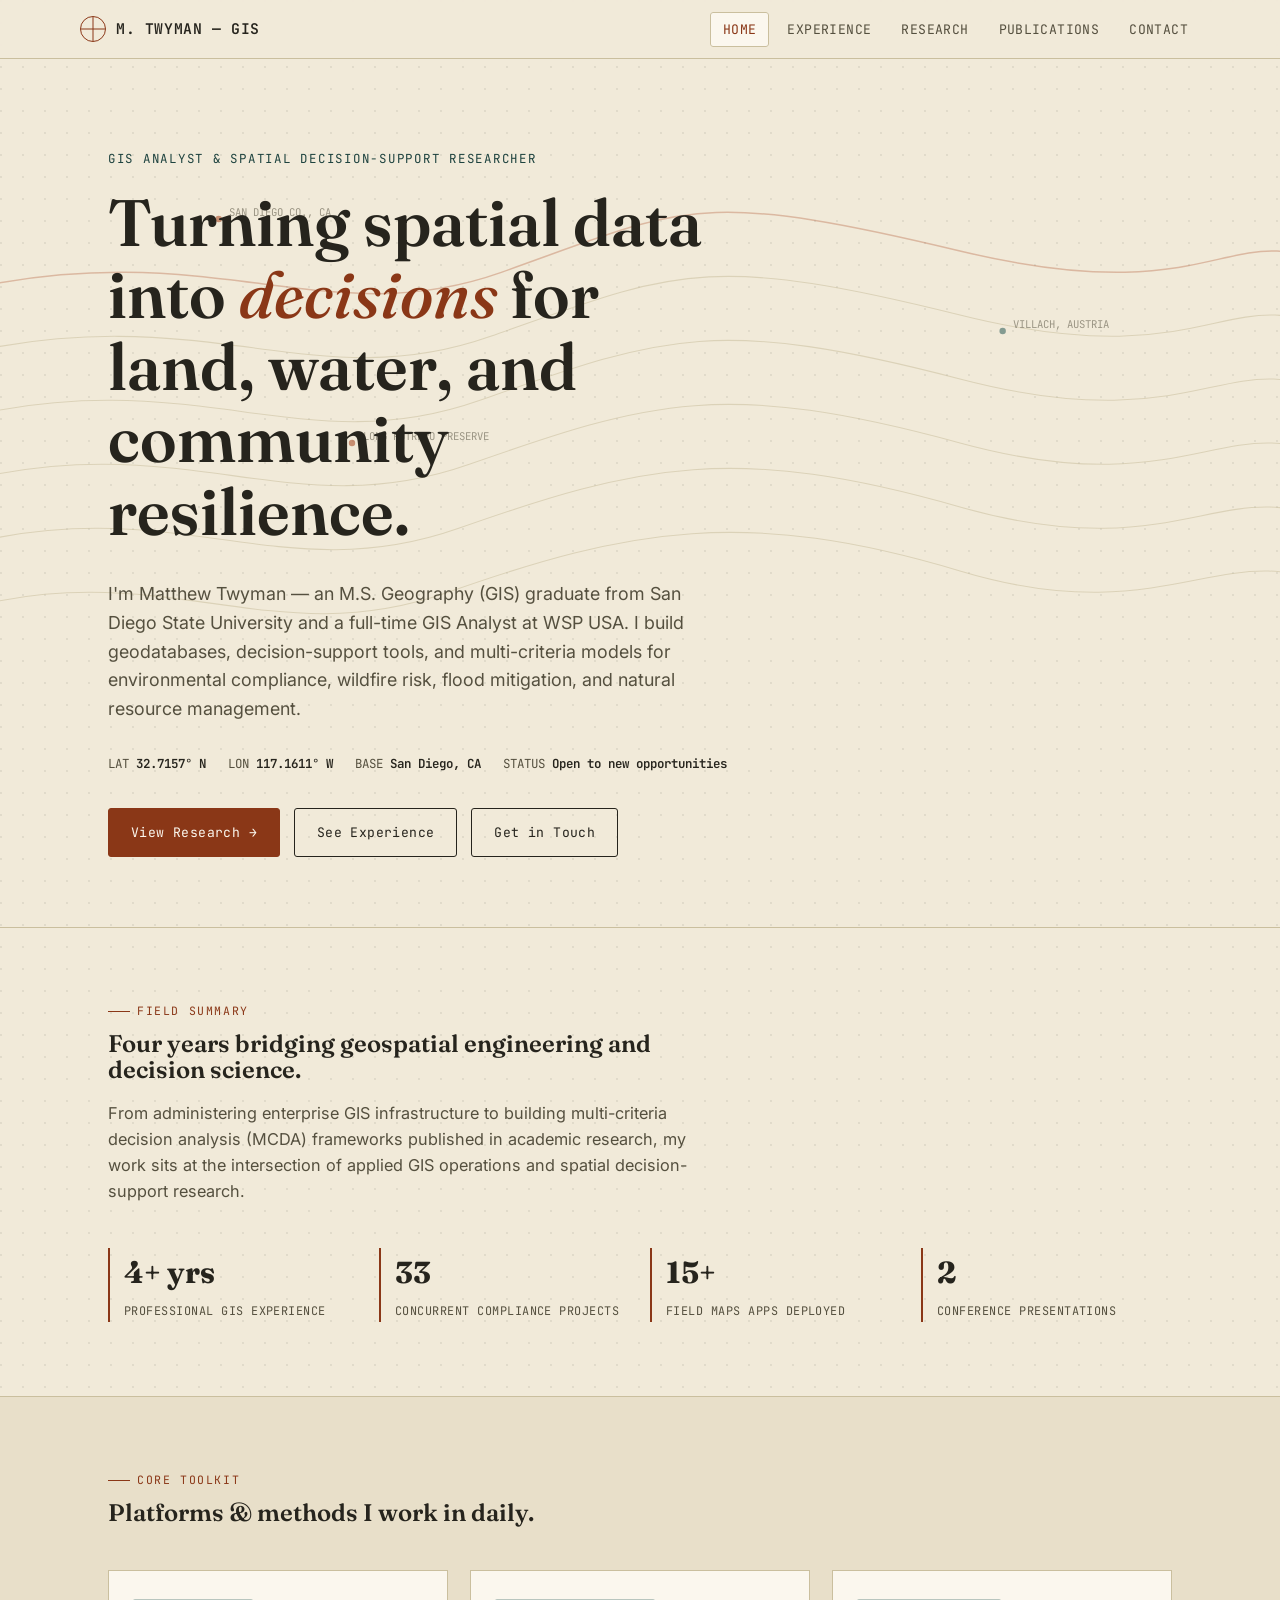
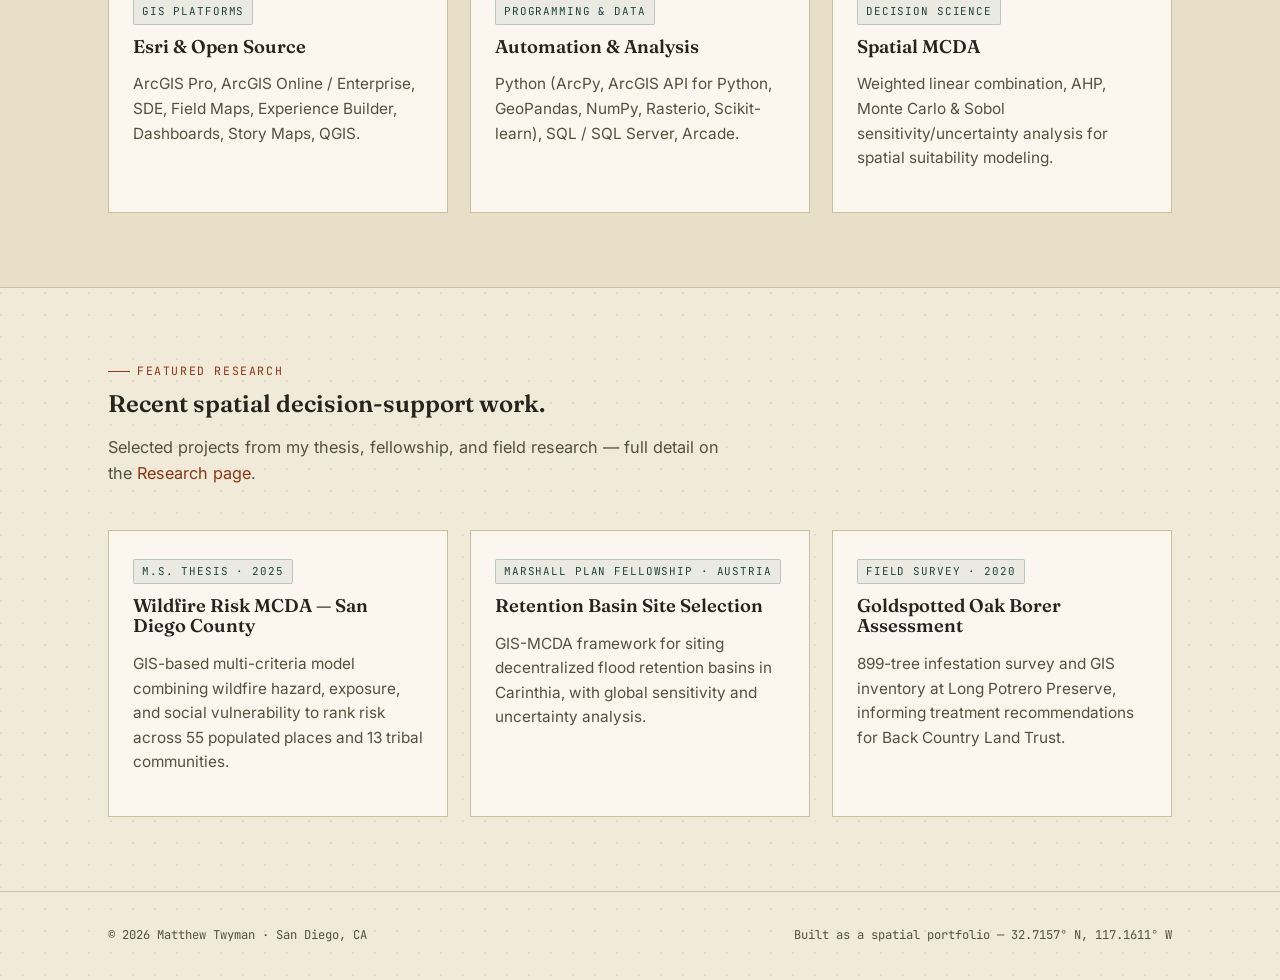
<file: index.html>
<!DOCTYPE html>
<html lang="en">
<head>
<meta charset="UTF-8">
<meta name="viewport" content="width=device-width, initial-scale=1.0">
<title>Matthew Twyman — GIS Analyst &amp; Spatial Researcher</title>
<meta name="description" content="Portfolio of Matthew Twyman — GIS Analyst, spatial researcher, and MCDA specialist based in San Diego, CA.">
<link rel="stylesheet" href="css/style.css">
</head>
<body>

<header class="site-header">
  <div class="wrap nav">
    <a href="index.html" class="brand"><span class="mark"></span>M. TWYMAN — GIS</a>
    <nav>
      <button class="navtoggle" aria-label="Toggle navigation">MENU</button>
      <ul class="navlinks">
        <li><a href="index.html">Home</a></li>
        <li><a href="experience.html">Experience</a></li>
        <li><a href="research.html">Research</a></li>
        <li><a href="publications.html">Publications</a></li>
        <li><a href="contact.html">Contact</a></li>
      </ul>
    </nav>
  </div>
</header>

<section class="hero">
  <svg class="hero-topo" viewBox="0 0 1200 620" preserveAspectRatio="xMidYMid slice" xmlns="http://www.w3.org/2000/svg" aria-hidden="true">
    <g fill="none" stroke="#cabf9e" stroke-width="1">
      <path d="M -50 520 C 150 460, 250 560, 420 500 S 700 420, 900 480 S 1150 440, 1260 500"/>
      <path d="M -50 460 C 160 400, 260 500, 430 440 S 690 360, 900 420 S 1150 380, 1260 440"/>
      <path d="M -50 400 C 170 340, 270 440, 440 380 S 680 300, 900 360 S 1150 320, 1260 380"/>
      <path d="M -50 340 C 180 280, 280 380, 450 320 S 670 240, 900 300 S 1150 260, 1260 320"/>
      <path d="M -50 280 C 190 220, 290 320, 460 260 S 660 180, 900 240 S 1150 200, 1260 260"/>
    </g>
    <g fill="none" stroke="#a8451f" stroke-width="1.4" opacity="0.55">
      <path d="M -50 220 C 200 160, 300 260, 470 200 S 650 120, 900 180 S 1150 140, 1260 200"/>
    </g>
    <g font-family="JetBrains Mono, monospace" font-size="10" fill="#55503f">
      <circle cx="205" cy="150" r="3" fill="#a8451f"/>
      <text x="215" y="147">SAN DIEGO CO., CA</text>
      <circle cx="940" cy="255" r="3" fill="#2b5b57"/>
      <text x="950" y="252">VILLACH, AUSTRIA</text>
      <circle cx="330" cy="360" r="3" fill="#a8451f"/>
      <text x="340" y="357">LONG POTRERO PRESERVE</text>
    </g>
  </svg>

  <div class="wrap">
    <div class="hero-kicker">GIS Analyst &amp; Spatial Decision-Support Researcher</div>
    <h1>Turning spatial data into <em>decisions</em> for land, water, and community resilience.</h1>
    <p class="hero-sub">I'm Matthew Twyman — an M.S. Geography (GIS) graduate from San Diego State University and a full-time GIS Analyst at WSP USA. I build geodatabases, decision-support tools, and multi-criteria models for environmental compliance, wildfire risk, flood mitigation, and natural resource management.</p>

    <div class="hero-coords">
      <span>LAT <b>32.7157° N</b></span>
      <span>LON <b>117.1611° W</b></span>
      <span>BASE <b>San Diego, CA</b></span>
      <span>STATUS <b>Open to new opportunities</b></span>
    </div>

    <div class="cta-row">
      <a class="btn btn-solid" href="research.html">View Research →</a>
      <a class="btn btn-outline" href="experience.html">See Experience</a>
      <a class="btn btn-outline" href="contact.html">Get in Touch</a>
    </div>
  </div>
</section>

<section>
  <div class="wrap">
    <div class="section-head">
      <div class="eyebrow">Field Summary</div>
      <h2>Four years bridging geospatial engineering and decision science.</h2>
      <p>From administering enterprise GIS infrastructure to building multi-criteria decision analysis (MCDA) frameworks published in academic research, my work sits at the intersection of applied GIS operations and spatial decision-support research.</p>
    </div>

    <div class="stats">
      <div class="stat"><b>4+ yrs</b><span>Professional GIS Experience</span></div>
      <div class="stat"><b>33</b><span>Concurrent Compliance Projects</span></div>
      <div class="stat"><b>15+</b><span>Field Maps Apps Deployed</span></div>
      <div class="stat"><b>2</b><span>Conference Presentations</span></div>
    </div>
  </div>
</section>

<section class="alt">
  <div class="wrap">
    <div class="section-head">
      <div class="eyebrow">Core Toolkit</div>
      <h2>Platforms &amp; methods I work in daily.</h2>
    </div>
    <div class="grid grid-3">
      <div class="card">
        <span class="tag">GIS Platforms</span>
        <h3>Esri &amp; Open Source</h3>
        <p>ArcGIS Pro, ArcGIS Online / Enterprise, SDE, Field Maps, Experience Builder, Dashboards, Story Maps, QGIS.</p>
      </div>
      <div class="card">
        <span class="tag">Programming &amp; Data</span>
        <h3>Automation &amp; Analysis</h3>
        <p>Python (ArcPy, ArcGIS API for Python, GeoPandas, NumPy, Rasterio, Scikit-learn), SQL / SQL Server, Arcade.</p>
      </div>
      <div class="card">
        <span class="tag">Decision Science</span>
        <h3>Spatial MCDA</h3>
        <p>Weighted linear combination, AHP, Monte Carlo &amp; Sobol sensitivity/uncertainty analysis for spatial suitability modeling.</p>
      </div>
    </div>
  </div>
</section>

<section>
  <div class="wrap">
    <div class="section-head">
      <div class="eyebrow">Featured Research</div>
      <h2>Recent spatial decision-support work.</h2>
      <p>Selected projects from my thesis, fellowship, and field research — full detail on the <a href="research.html">Research page</a>.</p>
    </div>
    <div class="grid grid-3">
      <div class="card">
        <span class="tag">M.S. Thesis · 2025</span>
        <h3>Wildfire Risk MCDA — San Diego County</h3>
        <p>GIS-based multi-criteria model combining wildfire hazard, exposure, and social vulnerability to rank risk across 55 populated places and 13 tribal communities.</p>
      </div>
      <div class="card">
        <span class="tag">Marshall Plan Fellowship · Austria</span>
        <h3>Retention Basin Site Selection</h3>
        <p>GIS-MCDA framework for siting decentralized flood retention basins in Carinthia, with global sensitivity and uncertainty analysis.</p>
      </div>
      <div class="card">
        <span class="tag">Field Survey · 2020</span>
        <h3>Goldspotted Oak Borer Assessment</h3>
        <p>899-tree infestation survey and GIS inventory at Long Potrero Preserve, informing treatment recommendations for Back Country Land Trust.</p>
      </div>
    </div>
  </div>
</section>

<footer>
  <div class="wrap">
    <span>© 2026 Matthew Twyman · San Diego, CA</span>
    <span>Built as a spatial portfolio — 32.7157° N, 117.1611° W</span>
  </div>
</footer>

<script src="js/script.js"></script>
</body>
</html>
</file>
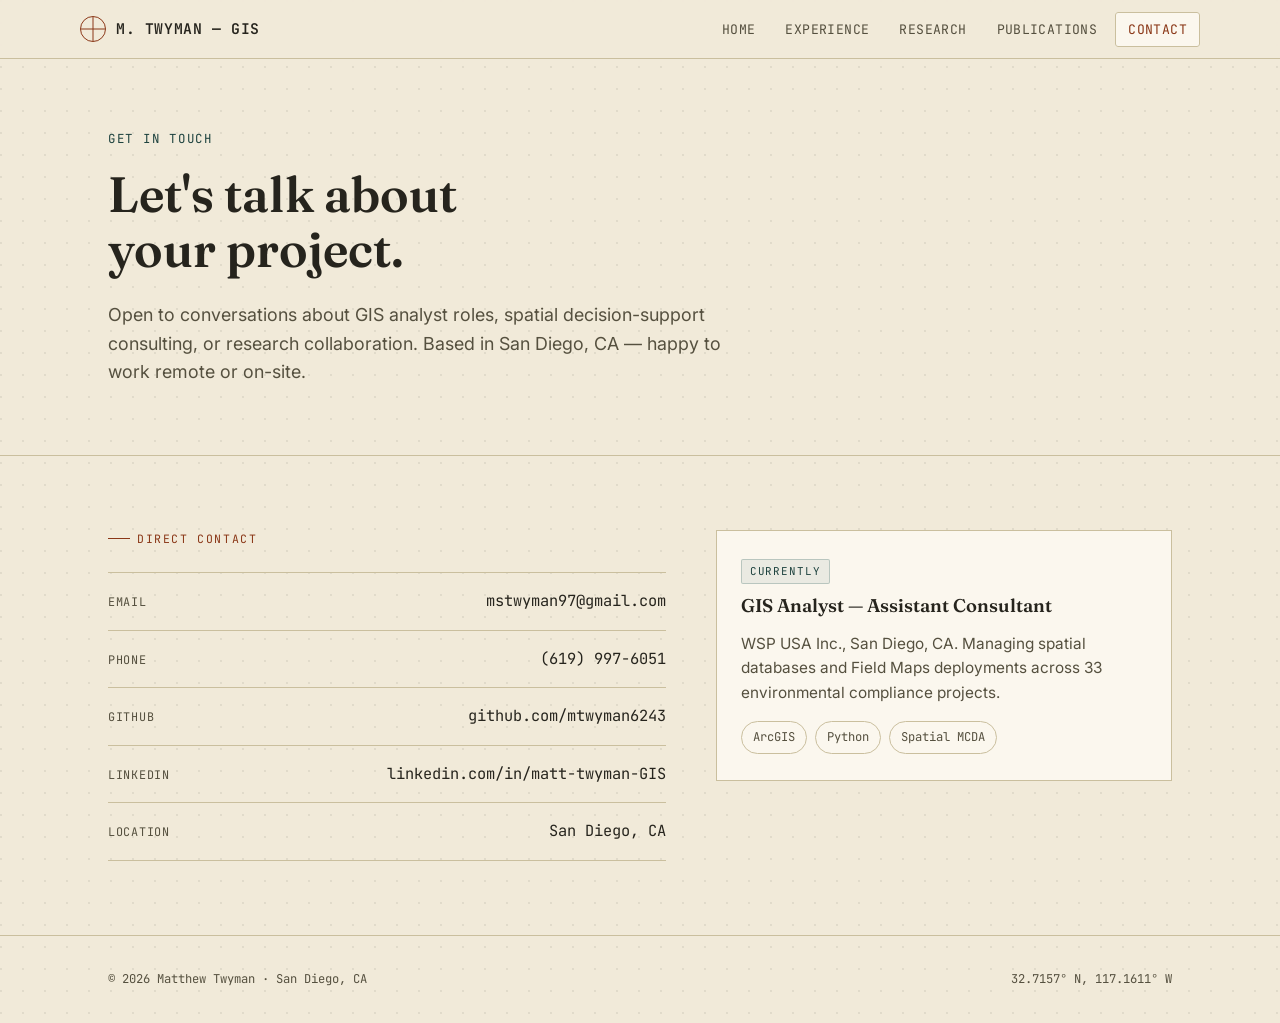
<file: contact.html>
<!DOCTYPE html>
<html lang="en">
<head>
<meta charset="UTF-8">
<meta name="viewport" content="width=device-width, initial-scale=1.0">
<title>Contact — Matthew Twyman</title>
<meta name="description" content="Get in touch with Matthew Twyman, GIS Analyst and spatial researcher based in San Diego, CA.">
<link rel="stylesheet" href="css/style.css">
</head>
<body>

<header class="site-header">
  <div class="wrap nav">
    <a href="index.html" class="brand"><span class="mark"></span>M. TWYMAN — GIS</a>
    <nav>
      <button class="navtoggle" aria-label="Toggle navigation">MENU</button>
      <ul class="navlinks">
        <li><a href="index.html">Home</a></li>
        <li><a href="experience.html">Experience</a></li>
        <li><a href="research.html">Research</a></li>
        <li><a href="publications.html">Publications</a></li>
        <li><a href="contact.html">Contact</a></li>
      </ul>
    </nav>
  </div>
</header>

<section class="hero" style="padding:70px 0 50px;">
  <div class="wrap">
    <div class="hero-kicker">Get In Touch</div>
    <h1 style="font-size:clamp(2rem,4.4vw,3.1rem);">Let's talk about your project.</h1>
    <p class="hero-sub">Open to conversations about GIS analyst roles, spatial decision-support consulting, or research collaboration. Based in San Diego, CA — happy to work remote or on-site.</p>
  </div>
</section>

<section>
  <div class="wrap contact-grid">
    <div>
      <div class="eyebrow">Direct Contact</div>
      <ul class="contact-list">
        <li><span class="label">Email</span><a class="value" href="mailto:mstwyman97@gmail.com">mstwyman97@gmail.com</a></li>
        <li><span class="label">Phone</span><span class="value">(619) 997-6051</span></li>
        <li><span class="label">GitHub</span><a class="value" href="https://github.com/mtwyman6243" target="_blank" rel="noopener">github.com/mtwyman6243</a></li>
        <li><span class="label">LinkedIn</span><a class="value" href="https://linkedin.com/in/matt-twyman-GIS" target="_blank" rel="noopener">linkedin.com/in/matt-twyman-GIS</a></li>
        <li><span class="label">Location</span><span class="value">San Diego, CA</span></li>
      </ul>
    </div>

    <div class="card" style="align-self:start;">
      <span class="tag">Currently</span>
      <h3>GIS Analyst — Assistant Consultant</h3>
      <p>WSP USA Inc., San Diego, CA. Managing spatial databases and Field Maps deployments across 33 environmental compliance projects.</p>
      <div class="chiprow">
        <span class="chip">ArcGIS</span><span class="chip">Python</span><span class="chip">Spatial MCDA</span>
      </div>
    </div>
  </div>
</section>

<footer>
  <div class="wrap">
    <span>© 2026 Matthew Twyman · San Diego, CA</span>
    <span>32.7157° N, 117.1611° W</span>
  </div>
</footer>

<script src="js/script.js"></script>
</body>
</html>
</file>
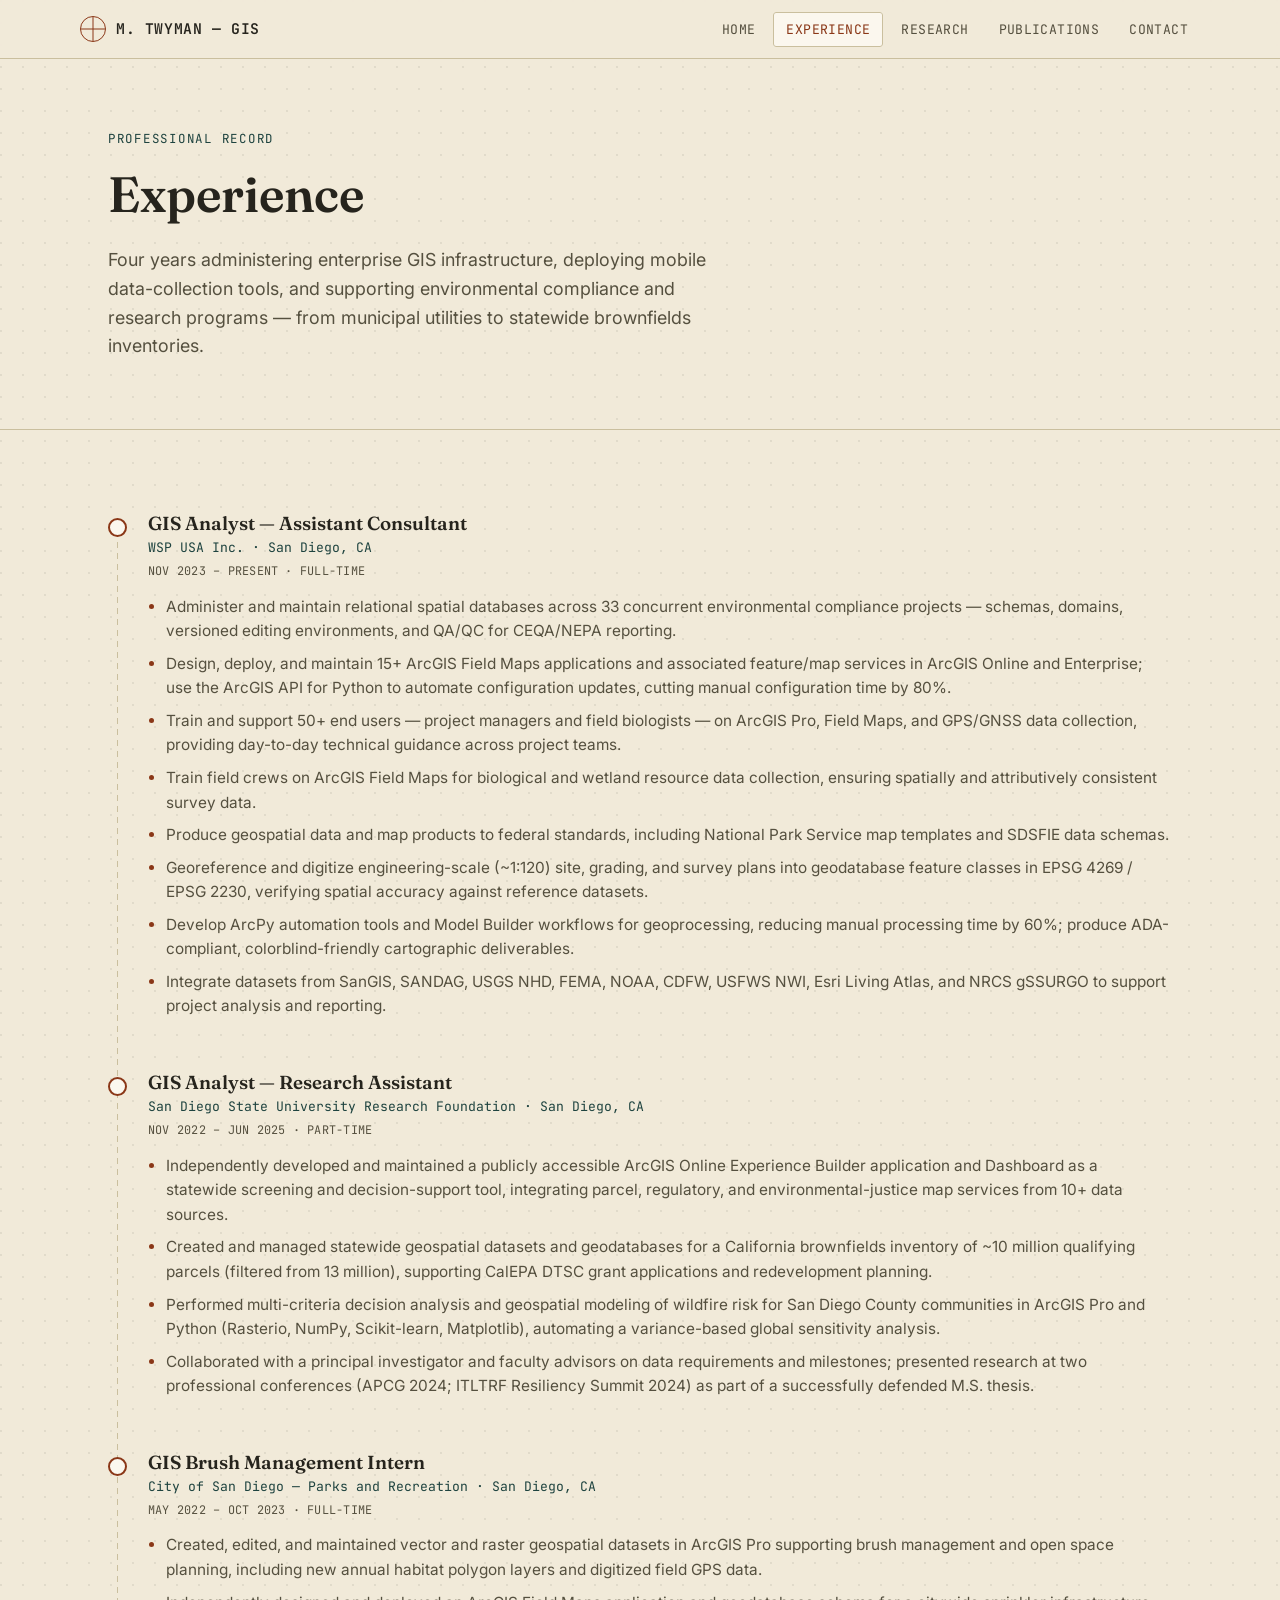
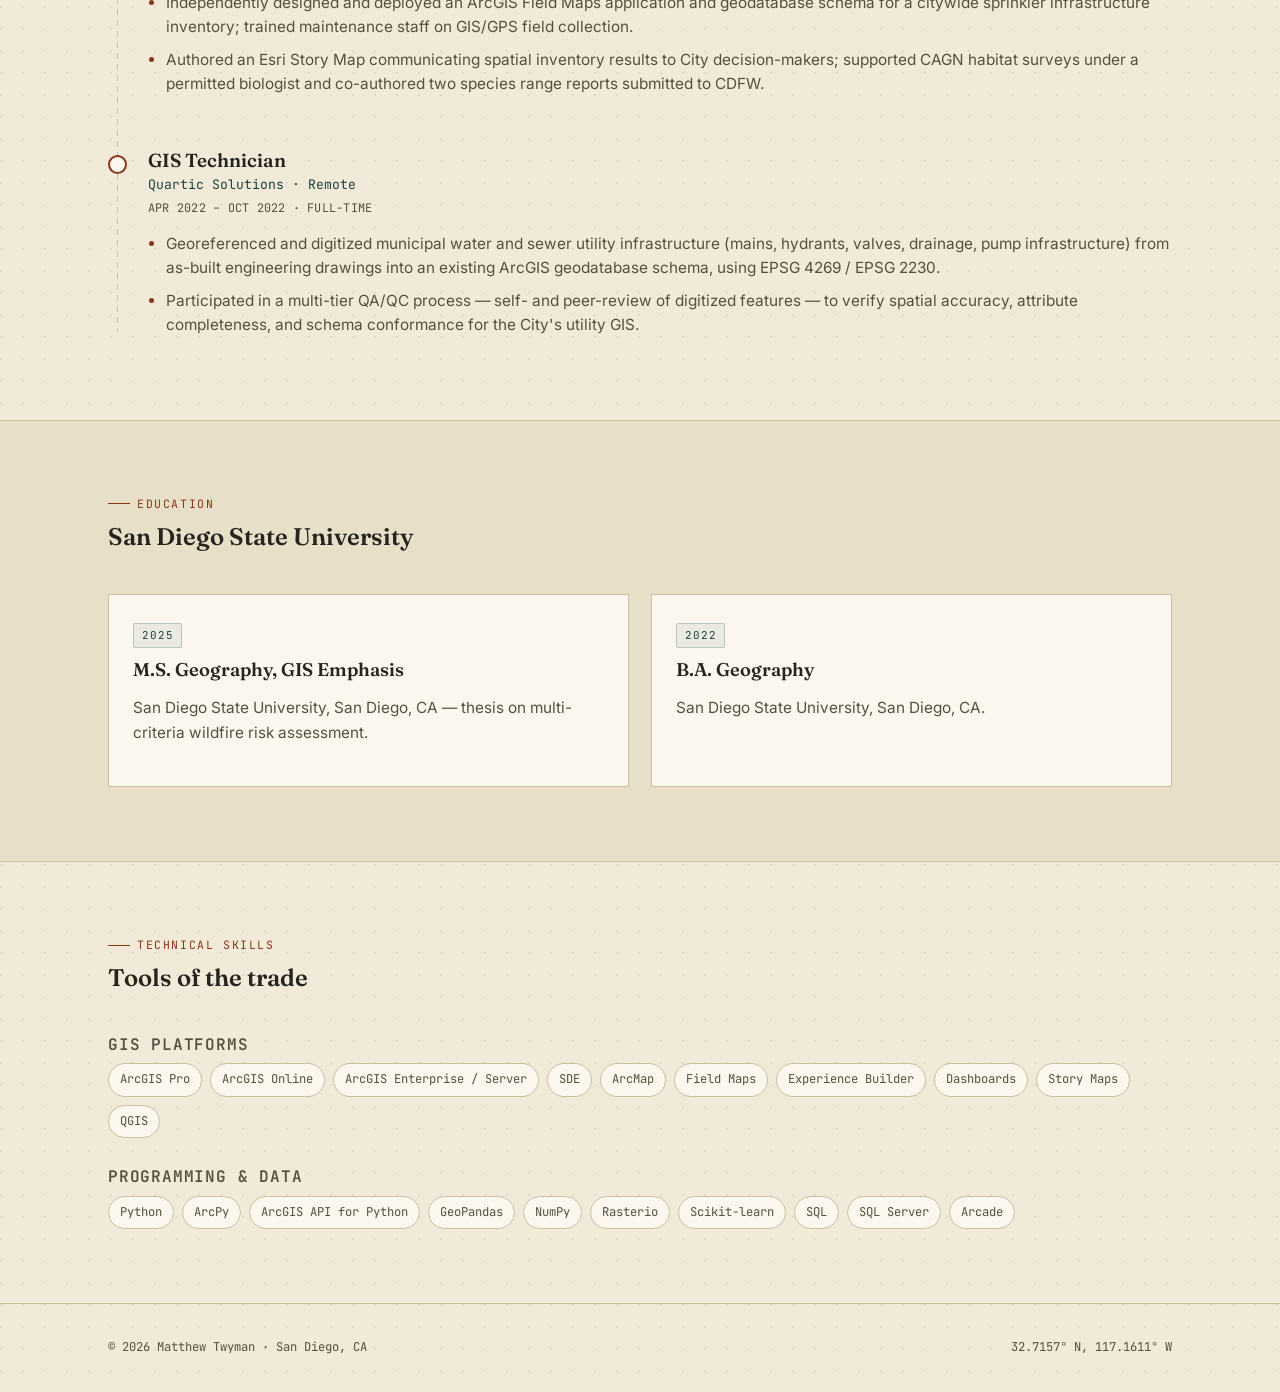
<file: experience.html>
<!DOCTYPE html>
<html lang="en">
<head>
<meta charset="UTF-8">
<meta name="viewport" content="width=device-width, initial-scale=1.0">
<title>Experience — Matthew Twyman</title>
<meta name="description" content="Professional GIS experience of Matthew Twyman across WSP USA, San Diego State University Research Foundation, City of San Diego, and Quartic Solutions.">
<link rel="stylesheet" href="css/style.css">
</head>
<body>

<header class="site-header">
  <div class="wrap nav">
    <a href="index.html" class="brand"><span class="mark"></span>M. TWYMAN — GIS</a>
    <nav>
      <button class="navtoggle" aria-label="Toggle navigation">MENU</button>
      <ul class="navlinks">
        <li><a href="index.html">Home</a></li>
        <li><a href="experience.html">Experience</a></li>
        <li><a href="research.html">Research</a></li>
        <li><a href="publications.html">Publications</a></li>
        <li><a href="contact.html">Contact</a></li>
      </ul>
    </nav>
  </div>
</header>

<section class="hero" style="padding:70px 0 50px;">
  <div class="wrap">
    <div class="hero-kicker">Professional Record</div>
    <h1 style="font-size:clamp(2rem,4.4vw,3.1rem);">Experience</h1>
    <p class="hero-sub">Four years administering enterprise GIS infrastructure, deploying mobile data-collection tools, and supporting environmental compliance and research programs — from municipal utilities to statewide brownfields inventories.</p>
  </div>
</section>

<section>
  <div class="wrap">
    <div class="timeline">

      <div class="tl-item">
        <span class="tl-dot"></span>
        <h3>GIS Analyst — Assistant Consultant</h3>
        <div class="tl-role">WSP USA Inc. · San Diego, CA</div>
        <div class="tl-meta">NOV 2023 – PRESENT · FULL-TIME</div>
        <ul>
          <li>Administer and maintain relational spatial databases across 33 concurrent environmental compliance projects — schemas, domains, versioned editing environments, and QA/QC for CEQA/NEPA reporting.</li>
          <li>Design, deploy, and maintain 15+ ArcGIS Field Maps applications and associated feature/map services in ArcGIS Online and Enterprise; use the ArcGIS API for Python to automate configuration updates, cutting manual configuration time by 80%.</li>
          <li>Train and support 50+ end users — project managers and field biologists — on ArcGIS Pro, Field Maps, and GPS/GNSS data collection, providing day-to-day technical guidance across project teams.</li>
          <li>Train field crews on ArcGIS Field Maps for biological and wetland resource data collection, ensuring spatially and attributively consistent survey data.</li>
          <li>Produce geospatial data and map products to federal standards, including National Park Service map templates and SDSFIE data schemas.</li>
          <li>Georeference and digitize engineering-scale (~1:120) site, grading, and survey plans into geodatabase feature classes in EPSG 4269 / EPSG 2230, verifying spatial accuracy against reference datasets.</li>
          <li>Develop ArcPy automation tools and Model Builder workflows for geoprocessing, reducing manual processing time by 60%; produce ADA-compliant, colorblind-friendly cartographic deliverables.</li>
          <li>Integrate datasets from SanGIS, SANDAG, USGS NHD, FEMA, NOAA, CDFW, USFWS NWI, Esri Living Atlas, and NRCS gSSURGO to support project analysis and reporting.</li>
        </ul>
      </div>

      <div class="tl-item">
        <span class="tl-dot"></span>
        <h3>GIS Analyst — Research Assistant</h3>
        <div class="tl-role">San Diego State University Research Foundation · San Diego, CA</div>
        <div class="tl-meta">NOV 2022 – JUN 2025 · PART-TIME</div>
        <ul>
          <li>Independently developed and maintained a publicly accessible ArcGIS Online Experience Builder application and Dashboard as a statewide screening and decision-support tool, integrating parcel, regulatory, and environmental-justice map services from 10+ data sources.</li>
          <li>Created and managed statewide geospatial datasets and geodatabases for a California brownfields inventory of ~10 million qualifying parcels (filtered from 13 million), supporting CalEPA DTSC grant applications and redevelopment planning.</li>
          <li>Performed multi-criteria decision analysis and geospatial modeling of wildfire risk for San Diego County communities in ArcGIS Pro and Python (Rasterio, NumPy, Scikit-learn, Matplotlib), automating a variance-based global sensitivity analysis.</li>
          <li>Collaborated with a principal investigator and faculty advisors on data requirements and milestones; presented research at two professional conferences (APCG 2024; ITLTRF Resiliency Summit 2024) as part of a successfully defended M.S. thesis.</li>
        </ul>
      </div>

      <div class="tl-item">
        <span class="tl-dot"></span>
        <h3>GIS Brush Management Intern</h3>
        <div class="tl-role">City of San Diego — Parks and Recreation · San Diego, CA</div>
        <div class="tl-meta">MAY 2022 – OCT 2023 · FULL-TIME</div>
        <ul>
          <li>Created, edited, and maintained vector and raster geospatial datasets in ArcGIS Pro supporting brush management and open space planning, including new annual habitat polygon layers and digitized field GPS data.</li>
          <li>Independently designed and deployed an ArcGIS Field Maps application and geodatabase schema for a citywide sprinkler infrastructure inventory; trained maintenance staff on GIS/GPS field collection.</li>
          <li>Authored an Esri Story Map communicating spatial inventory results to City decision-makers; supported CAGN habitat surveys under a permitted biologist and co-authored two species range reports submitted to CDFW.</li>
        </ul>
      </div>

      <div class="tl-item">
        <span class="tl-dot"></span>
        <h3>GIS Technician</h3>
        <div class="tl-role">Quartic Solutions · Remote</div>
        <div class="tl-meta">APR 2022 – OCT 2022 · FULL-TIME</div>
        <ul>
          <li>Georeferenced and digitized municipal water and sewer utility infrastructure (mains, hydrants, valves, drainage, pump infrastructure) from as-built engineering drawings into an existing ArcGIS geodatabase schema, using EPSG 4269 / EPSG 2230.</li>
          <li>Participated in a multi-tier QA/QC process — self- and peer-review of digitized features — to verify spatial accuracy, attribute completeness, and schema conformance for the City's utility GIS.</li>
        </ul>
      </div>

    </div>
  </div>
</section>

<section class="alt">
  <div class="wrap">
    <div class="section-head">
      <div class="eyebrow">Education</div>
      <h2>San Diego State University</h2>
    </div>
    <div class="grid grid-2">
      <div class="card">
        <span class="tag">2025</span>
        <h3>M.S. Geography, GIS Emphasis</h3>
        <p>San Diego State University, San Diego, CA — thesis on multi-criteria wildfire risk assessment.</p>
      </div>
      <div class="card">
        <span class="tag">2022</span>
        <h3>B.A. Geography</h3>
        <p>San Diego State University, San Diego, CA.</p>
      </div>
    </div>
  </div>
</section>

<section>
  <div class="wrap">
    <div class="section-head">
      <div class="eyebrow">Technical Skills</div>
      <h2>Tools of the trade</h2>
    </div>
    <h3 style="font-size:1rem;font-family:var(--font-mono);text-transform:uppercase;letter-spacing:.05em;color:var(--ink-soft);">GIS Platforms</h3>
    <div class="chiprow">
      <span class="chip">ArcGIS Pro</span><span class="chip">ArcGIS Online</span><span class="chip">ArcGIS Enterprise / Server</span>
      <span class="chip">SDE</span><span class="chip">ArcMap</span><span class="chip">Field Maps</span>
      <span class="chip">Experience Builder</span><span class="chip">Dashboards</span><span class="chip">Story Maps</span><span class="chip">QGIS</span>
    </div>
    <h3 style="font-size:1rem;font-family:var(--font-mono);text-transform:uppercase;letter-spacing:.05em;color:var(--ink-soft);margin-top:30px;">Programming &amp; Data</h3>
    <div class="chiprow">
      <span class="chip">Python</span><span class="chip">ArcPy</span><span class="chip">ArcGIS API for Python</span>
      <span class="chip">GeoPandas</span><span class="chip">NumPy</span><span class="chip">Rasterio</span>
      <span class="chip">Scikit-learn</span><span class="chip">SQL</span><span class="chip">SQL Server</span><span class="chip">Arcade</span>
    </div>
  </div>
</section>

<footer>
  <div class="wrap">
    <span>© 2026 Matthew Twyman · San Diego, CA</span>
    <span>32.7157° N, 117.1611° W</span>
  </div>
</footer>

<script src="js/script.js"></script>
</body>
</html>
</file>
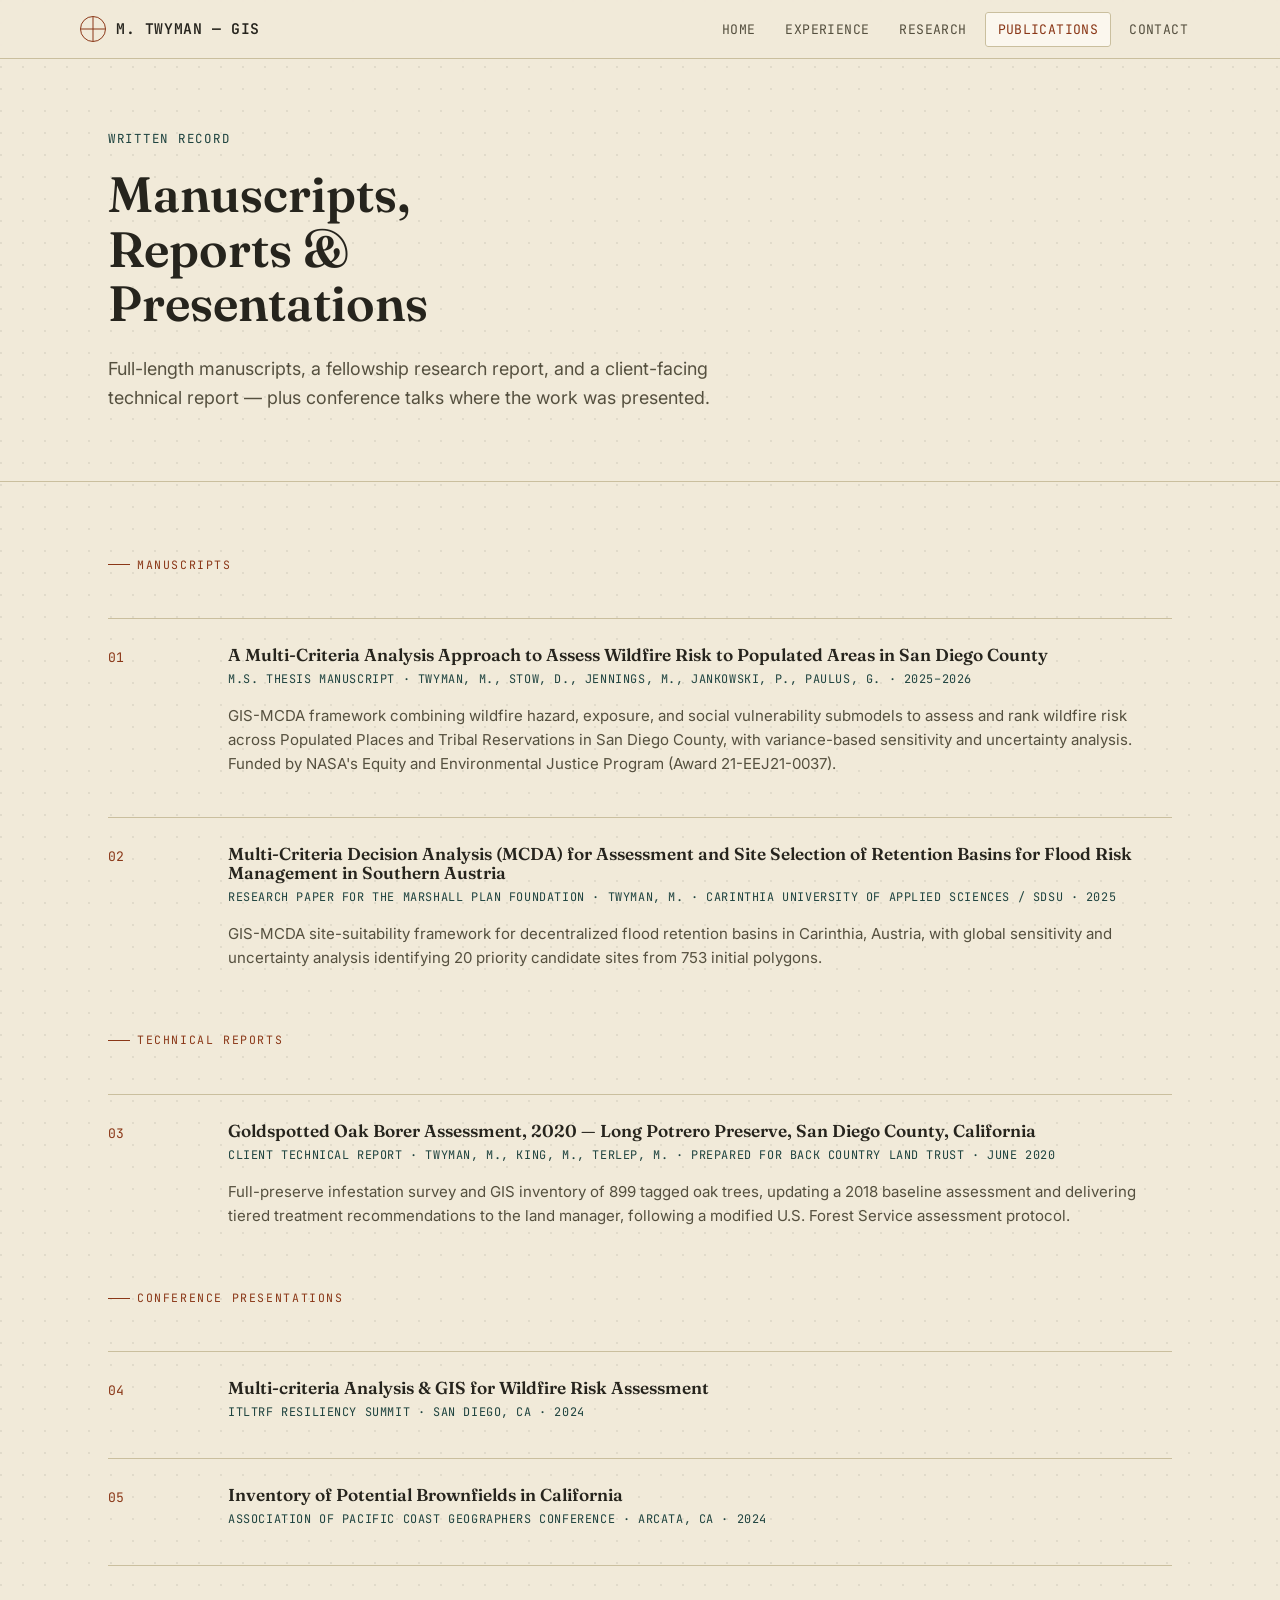
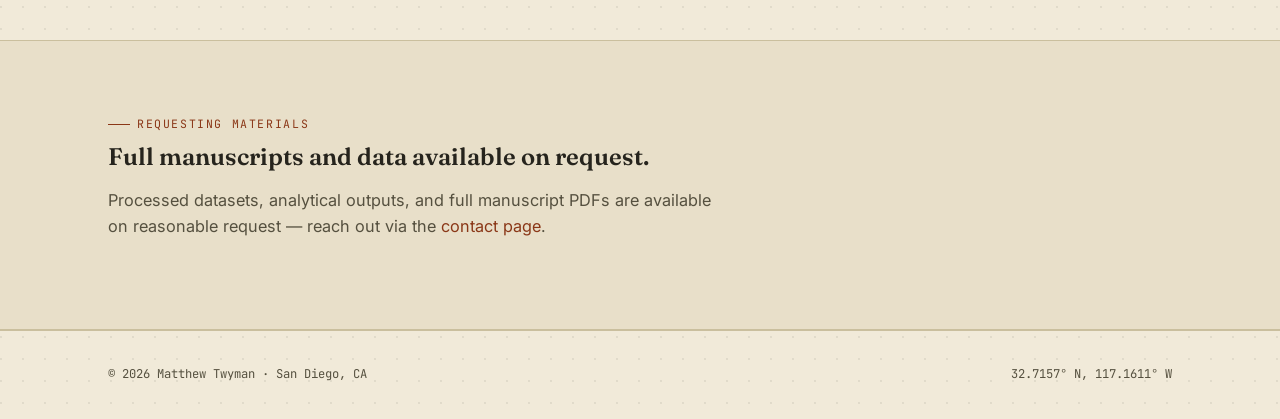
<file: publications.html>
<!DOCTYPE html>
<html lang="en">
<head>
<meta charset="UTF-8">
<meta name="viewport" content="width=device-width, initial-scale=1.0">
<title>Publications &amp; Reports — Matthew Twyman</title>
<meta name="description" content="Manuscripts, technical reports, and conference presentations authored by Matthew Twyman.">
<link rel="stylesheet" href="css/style.css">
</head>
<body>

<header class="site-header">
  <div class="wrap nav">
    <a href="index.html" class="brand"><span class="mark"></span>M. TWYMAN — GIS</a>
    <nav>
      <button class="navtoggle" aria-label="Toggle navigation">MENU</button>
      <ul class="navlinks">
        <li><a href="index.html">Home</a></li>
        <li><a href="experience.html">Experience</a></li>
        <li><a href="research.html">Research</a></li>
        <li><a href="publications.html">Publications</a></li>
        <li><a href="contact.html">Contact</a></li>
      </ul>
    </nav>
  </div>
</header>

<section class="hero" style="padding:70px 0 50px;">
  <div class="wrap">
    <div class="hero-kicker">Written Record</div>
    <h1 style="font-size:clamp(2rem,4.4vw,3.1rem);">Manuscripts, Reports &amp; Presentations</h1>
    <p class="hero-sub">Full-length manuscripts, a fellowship research report, and a client-facing technical report — plus conference talks where the work was presented.</p>
  </div>
</section>

<section>
  <div class="wrap">

    <div class="section-head"><div class="eyebrow">Manuscripts</div></div>

    <div class="pub">
      <div class="pub-index">01</div>
      <div>
        <h3>A Multi-Criteria Analysis Approach to Assess Wildfire Risk to Populated Areas in San Diego County</h3>
        <div class="meta">M.S. Thesis Manuscript · Twyman, M., Stow, D., Jennings, M., Jankowski, P., Paulus, G. · 2025–2026</div>
        <p>GIS-MCDA framework combining wildfire hazard, exposure, and social vulnerability submodels to assess and rank wildfire risk across Populated Places and Tribal Reservations in San Diego County, with variance-based sensitivity and uncertainty analysis. Funded by NASA's Equity and Environmental Justice Program (Award 21-EEJ21-0037).</p>
      </div>
    </div>

    <div class="pub">
      <div class="pub-index">02</div>
      <div>
        <h3>Multi-Criteria Decision Analysis (MCDA) for Assessment and Site Selection of Retention Basins for Flood Risk Management in Southern Austria</h3>
        <div class="meta">Research Paper for the Marshall Plan Foundation · Twyman, M. · Carinthia University of Applied Sciences / SDSU · 2025</div>
        <p>GIS-MCDA site-suitability framework for decentralized flood retention basins in Carinthia, Austria, with global sensitivity and uncertainty analysis identifying 20 priority candidate sites from 753 initial polygons.</p>
      </div>
    </div>

    <div class="section-head" style="margin-top:20px;"><div class="eyebrow">Technical Reports</div></div>

    <div class="pub">
      <div class="pub-index">03</div>
      <div>
        <h3>Goldspotted Oak Borer Assessment, 2020 — Long Potrero Preserve, San Diego County, California</h3>
        <div class="meta">Client Technical Report · Twyman, M., King, M., Terlep, M. · Prepared for Back Country Land Trust · June 2020</div>
        <p>Full-preserve infestation survey and GIS inventory of 899 tagged oak trees, updating a 2018 baseline assessment and delivering tiered treatment recommendations to the land manager, following a modified U.S. Forest Service assessment protocol.</p>
      </div>
    </div>

    <div class="section-head" style="margin-top:20px;"><div class="eyebrow">Conference Presentations</div></div>

    <div class="pub">
      <div class="pub-index">04</div>
      <div>
        <h3>Multi-criteria Analysis &amp; GIS for Wildfire Risk Assessment</h3>
        <div class="meta">ITLTRF Resiliency Summit · San Diego, CA · 2024</div>
      </div>
    </div>

    <div class="pub">
      <div class="pub-index">05</div>
      <div>
        <h3>Inventory of Potential Brownfields in California</h3>
        <div class="meta">Association of Pacific Coast Geographers Conference · Arcata, CA · 2024</div>
      </div>
    </div>

  </div>
</section>

<section class="alt">
  <div class="wrap">
    <div class="section-head" style="margin-bottom:0;">
      <div class="eyebrow">Requesting Materials</div>
      <h2>Full manuscripts and data available on request.</h2>
      <p>Processed datasets, analytical outputs, and full manuscript PDFs are available on reasonable request — reach out via the <a href="contact.html">contact page</a>.</p>
    </div>
  </div>
</section>

<footer>
  <div class="wrap">
    <span>© 2026 Matthew Twyman · San Diego, CA</span>
    <span>32.7157° N, 117.1611° W</span>
  </div>
</footer>

<script src="js/script.js"></script>
</body>
</html>
</file>
<file: css/style.css>
/* ==========================================================================
   Matthew Twyman — GIS Portfolio
   Design system: topographic survey / field-map aesthetic
   ========================================================================== */

@import url('https://fonts.googleapis.com/css2?family=Fraunces:ital,opsz,wght@0,9..144,400;0,9..144,500;0,9..144,600;0,9..144,700;1,9..144,500&family=Inter:wght@400;500;600;700&family=JetBrains+Mono:wght@400;500;600&display=swap');

:root{
  --paper: #f1ead9;
  --paper-deep: #e8dfc9;
  --panel: #fbf7ee;
  --ink: #26241d;
  --ink-soft: #55503f;
  --contour: #cabf9e;
  --contour-soft: #ddd3b6;
  --rust: #a8451f;
  --rust-deep: #8a3717;
  --teal: #2b5b57;
  --teal-deep: #1e433f;
  --olive: #6e7a45;
  --gold: #b9862f;

  --font-display: 'Fraunces', serif;
  --font-body: 'Inter', sans-serif;
  --font-mono: 'JetBrains Mono', monospace;

  --maxw: 1120px;
}

*{ box-sizing: border-box; }
html{ scroll-behavior: smooth; }

body{
  margin:0;
  background: var(--paper);
  color: var(--ink);
  font-family: var(--font-body);
  font-size: 16px;
  line-height: 1.6;
  background-image:
    radial-gradient(circle at 1px 1px, rgba(38,36,29,0.08) 1px, transparent 0);
  background-size: 22px 22px;
}

::selection{ background: var(--rust); color: var(--panel); }

a{ color: var(--rust-deep); text-decoration: none; }
a:hover{ text-decoration: underline; }
a:focus-visible, button:focus-visible{ outline: 2px solid var(--teal); outline-offset: 3px; }

h1,h2,h3,h4{
  font-family: var(--font-display);
  font-weight: 600;
  color: var(--ink);
  line-height: 1.1;
  margin: 0 0 .5em;
}

.eyebrow{
  font-family: var(--font-mono);
  font-size: .72rem;
  letter-spacing: .14em;
  text-transform: uppercase;
  color: var(--rust-deep);
  display:flex;
  align-items:center;
  gap:.6em;
  margin-bottom: .9em;
}
.eyebrow::before{
  content:"";
  width: 22px; height: 1px;
  background: var(--rust-deep);
  display:inline-block;
}

.wrap{ max-width: var(--maxw); margin: 0 auto; padding: 0 28px; }

/* ---------- coordinate frame corners (signature motif) ---------- */
.frame{
  position: relative;
  border: 1px solid var(--contour);
}
.frame::before, .frame::after,
.frame .tick-tl, .frame .tick-br{ content:""; }
.crosshair{
  position:absolute; width:14px; height:14px; pointer-events:none;
}
.crosshair::before, .crosshair::after{
  content:""; position:absolute; background: var(--rust-deep);
}
.crosshair::before{ width:14px; height:1px; top:6.5px; left:0; }
.crosshair::after{ width:1px; height:14px; left:6.5px; top:0; }
.crosshair.tl{ top:-7px; left:-7px; }
.crosshair.tr{ top:-7px; right:-7px; }
.crosshair.bl{ bottom:-7px; left:-7px; }
.crosshair.br{ bottom:-7px; right:-7px; }

/* ---------- header / nav ---------- */
.site-header{
  position: sticky; top:0; z-index: 40;
  background: rgba(241,234,217,0.92);
  backdrop-filter: blur(6px);
  border-bottom: 1px solid var(--contour);
}
.nav{
  display:flex; align-items:center; justify-content:space-between;
  padding: 16px 0;
}
.brand{
  font-family: var(--font-mono);
  font-weight: 600;
  font-size: .92rem;
  letter-spacing: .04em;
  color: var(--ink);
  display:flex; align-items:center; gap:10px;
}
.brand:hover{ text-decoration:none; }
.brand .mark{
  width: 26px; height: 26px;
  border-radius: 50%;
  border: 1.5px solid var(--rust-deep);
  position: relative;
  display:inline-block;
  flex-shrink:0;
}
.brand .mark::before, .brand .mark::after{
  content:""; position:absolute; background: var(--rust-deep);
}
.brand .mark::before{ width: 100%; height: 1px; top: 50%; left:0; transform: translateY(-50%); }
.brand .mark::after{ height: 100%; width: 1px; left: 50%; top:0; transform: translateX(-50%); }

.navlinks{ display:flex; gap: 6px; list-style:none; margin:0; padding:0; font-family: var(--font-mono); font-size: .82rem; }
.navlinks a{
  color: var(--ink-soft);
  padding: 8px 12px;
  border-radius: 3px;
  letter-spacing:.03em;
  text-transform: uppercase;
}
.navlinks a:hover{ color: var(--rust-deep); text-decoration:none; background: var(--paper-deep); }
.navlinks a.active{ color: var(--rust-deep); background: var(--panel); border:1px solid var(--contour); }

.navtoggle{ display:none; background:none; border:1px solid var(--contour); border-radius:4px; padding:8px 10px; font-family:var(--font-mono); cursor:pointer; }

@media (max-width: 760px){
  .navtoggle{ display:block; }
  .navlinks{
    position:absolute; top: 100%; left:0; right:0;
    flex-direction:column; background: var(--panel);
    border-bottom: 1px solid var(--contour);
    padding: 10px 20px 18px;
    display:none;
  }
  .navlinks.open{ display:flex; }
  .navlinks a{ padding: 12px 8px; }
}

/* ---------- hero ---------- */
.hero{
  position: relative;
  padding: 90px 0 70px;
  overflow: hidden;
  border-bottom: 1px solid var(--contour);
}
.hero .wrap{ position:relative; z-index:2; }
.hero-topo{
  position:absolute; inset:0; z-index:1; opacity:.55;
  pointer-events:none;
}
.hero-kicker{
  font-family: var(--font-mono); font-size: .78rem; letter-spacing:.14em;
  text-transform:uppercase; color: var(--teal-deep); margin-bottom: 18px;
}
.hero h1{
  font-size: clamp(2.4rem, 5.4vw, 4.1rem);
  max-width: 14ch;
}
.hero h1 em{ font-style: italic; color: var(--rust-deep); font-weight:500; }
.hero-sub{
  max-width: 56ch; font-size: 1.12rem; color: var(--ink-soft); margin-top: 18px;
}
.hero-coords{
  font-family: var(--font-mono); font-size: .78rem; color: var(--ink-soft);
  margin-top: 30px; display:flex; gap: 22px; flex-wrap:wrap;
}
.hero-coords span b{ color: var(--ink); font-weight:600; }

.cta-row{ display:flex; gap:14px; margin-top: 34px; flex-wrap:wrap; }
.btn{
  font-family: var(--font-mono); font-size: .82rem; letter-spacing:.03em;
  padding: 13px 22px; border-radius: 3px; display:inline-block;
  border: 1px solid var(--ink);
}
.btn:hover{ text-decoration:none; }
.btn-solid{ background: var(--rust-deep); border-color: var(--rust-deep); color: var(--panel); }
.btn-solid:hover{ background: var(--rust); }
.btn-outline{ background:transparent; color: var(--ink); }
.btn-outline:hover{ background: var(--panel); }

/* ---------- sections ---------- */
section{ padding: 74px 0; }
section.alt{ background: var(--paper-deep); border-top:1px solid var(--contour); border-bottom:1px solid var(--contour); }
.section-head{ max-width: 62ch; margin-bottom: 44px; }
.section-head p{ color: var(--ink-soft); font-size: 1.02rem; }

/* ---------- cards / grid ---------- */
.grid{ display:grid; gap: 22px; }
.grid-3{ grid-template-columns: repeat(3, 1fr); }
.grid-2{ grid-template-columns: repeat(2, 1fr); }
@media (max-width: 860px){ .grid-3, .grid-2{ grid-template-columns: 1fr; } }

.card{
  background: var(--panel);
  border: 1px solid var(--contour);
  padding: 26px 24px;
  position: relative;
}
.card h3{ font-size: 1.15rem; }
.card .tag{
  font-family: var(--font-mono); font-size: .68rem; letter-spacing:.08em;
  text-transform:uppercase; color: var(--teal-deep);
  background: rgba(43,91,87,0.08); border:1px solid rgba(43,91,87,0.25);
  padding: 3px 8px; border-radius:2px; display:inline-block; margin-bottom:12px;
}
.card p{ color: var(--ink-soft); font-size: .96rem; }
.card ul{ padding-left: 1.1em; color: var(--ink-soft); font-size: .93rem; }

/* ---------- skill chips ---------- */
.chiprow{ display:flex; flex-wrap:wrap; gap:8px; margin-top: 10px; }
.chip{
  font-family: var(--font-mono); font-size: .76rem;
  border: 1px solid var(--contour); background: var(--panel);
  padding: 6px 11px; border-radius: 20px; color: var(--ink-soft);
}

/* ---------- timeline (experience) ---------- */
.timeline{ position:relative; margin-top: 10px; }
.timeline::before{
  content:""; position:absolute; left: 9px; top:6px; bottom:6px; width:1px;
  background: repeating-linear-gradient(to bottom, var(--contour) 0 6px, transparent 6px 11px);
}
.tl-item{ position:relative; padding: 0 0 46px 40px; }
.tl-item:last-child{ padding-bottom:0; }
.tl-dot{
  position:absolute; left:0; top:4px; width:19px; height:19px; border-radius:50%;
  background: var(--panel); border: 2px solid var(--rust-deep);
}
.tl-item h3{ font-size: 1.18rem; margin-bottom:2px; }
.tl-role{ font-family: var(--font-mono); font-size: .82rem; color: var(--teal-deep); margin-bottom: 4px; }
.tl-meta{ font-family: var(--font-mono); font-size: .74rem; color: var(--ink-soft); margin-bottom: 14px; letter-spacing:.02em; }
.tl-item ul{ margin:0; padding-left: 1.15em; color: var(--ink-soft); }
.tl-item li{ margin-bottom: 8px; font-size: .96rem; }
.tl-item li::marker{ color: var(--rust-deep); }

/* ---------- publications list ---------- */
.pub{
  border-top: 1px solid var(--contour);
  padding: 26px 0;
  display:grid;
  grid-template-columns: 100px 1fr;
  gap: 20px;
}
.pub:last-child{ border-bottom: 1px solid var(--contour); }
.pub-index{ font-family: var(--font-mono); color: var(--rust-deep); font-size: .82rem; padding-top:2px; }
.pub h3{ font-size: 1.08rem; margin-bottom: 6px; }
.pub .meta{ font-family: var(--font-mono); font-size: .74rem; color: var(--teal-deep); margin-bottom:10px; text-transform:uppercase; letter-spacing:.05em;}
.pub p{ color: var(--ink-soft); font-size: .94rem; }
@media (max-width:600px){ .pub{ grid-template-columns: 1fr; } .pub-index{ padding-top:0; } }

/* ---------- stat strip ---------- */
.stats{ display:grid; grid-template-columns: repeat(4,1fr); gap: 20px; }
@media (max-width:760px){ .stats{ grid-template-columns: repeat(2,1fr); } }
.stat{ border-left: 2px solid var(--rust-deep); padding-left: 14px; }
.stat b{ font-family: var(--font-display); font-size: 1.9rem; display:block; color: var(--ink); }
.stat span{ font-family: var(--font-mono); font-size: .74rem; color: var(--ink-soft); text-transform:uppercase; letter-spacing:.04em; }

/* ---------- contact ---------- */
.contact-grid{ display:grid; grid-template-columns: 1.1fr .9fr; gap: 50px; }
@media (max-width: 860px){ .contact-grid{ grid-template-columns: 1fr; } }
.contact-list{ list-style:none; padding:0; margin: 24px 0 0; }
.contact-list li{ padding: 16px 0; border-top: 1px solid var(--contour); display:flex; justify-content:space-between; align-items:baseline; gap:12px; flex-wrap:wrap; }
.contact-list li:last-child{ border-bottom: 1px solid var(--contour); }
.contact-list .label{ font-family: var(--font-mono); font-size: .74rem; text-transform:uppercase; letter-spacing:.06em; color: var(--ink-soft); }
.contact-list .value{ font-family: var(--font-mono); font-size: .96rem; color: var(--ink); }

/* ---------- project tabs ---------- */
.tabbar{
  display:flex; gap:6px; flex-wrap:wrap;
  border-bottom: 1px solid var(--contour);
  margin-bottom: 34px;
}
.tab-btn{
  font-family: var(--font-mono); font-size: .8rem; letter-spacing:.03em;
  text-transform: uppercase;
  background: none; border: none; border-bottom: 2px solid transparent;
  color: var(--ink-soft); padding: 12px 4px; margin-right: 26px;
  cursor: pointer;
}
.tab-btn:hover{ color: var(--rust-deep); }
.tab-btn.active{ color: var(--rust-deep); border-bottom-color: var(--rust-deep); }
.tab-panel{ display:none; }
.tab-panel.active{ display:block; }

.map-block{
  border: 1px solid var(--contour);
  background: var(--panel);
  margin-top: 26px;
}
.map-block-head{
  display:flex; justify-content:space-between; align-items:center; flex-wrap:wrap; gap:10px;
  padding: 14px 18px; border-bottom: 1px solid var(--contour);
  font-family: var(--font-mono); font-size: .76rem; color: var(--ink-soft);
  text-transform: uppercase; letter-spacing:.05em;
}
.map-frame{ width:100%; height: 560px; border:0; display:block; }
.map-placeholder{
  height: 320px; display:flex; align-items:center; justify-content:center;
  flex-direction:column; gap:10px; text-align:center; padding: 20px;
  color: var(--ink-soft); font-family: var(--font-mono); font-size: .84rem;
  background:
    repeating-linear-gradient(135deg, var(--paper-deep) 0 10px, var(--panel) 10px 20px);
}

/* ---------- footer ---------- */
footer{
  border-top: 1px solid var(--contour);
  padding: 34px 0;
  font-family: var(--font-mono); font-size: .76rem; color: var(--ink-soft);
}
footer .wrap{ display:flex; justify-content:space-between; flex-wrap:wrap; gap: 10px; }

@media (prefers-reduced-motion: reduce){
  html{ scroll-behavior:auto; }
}
</file>
